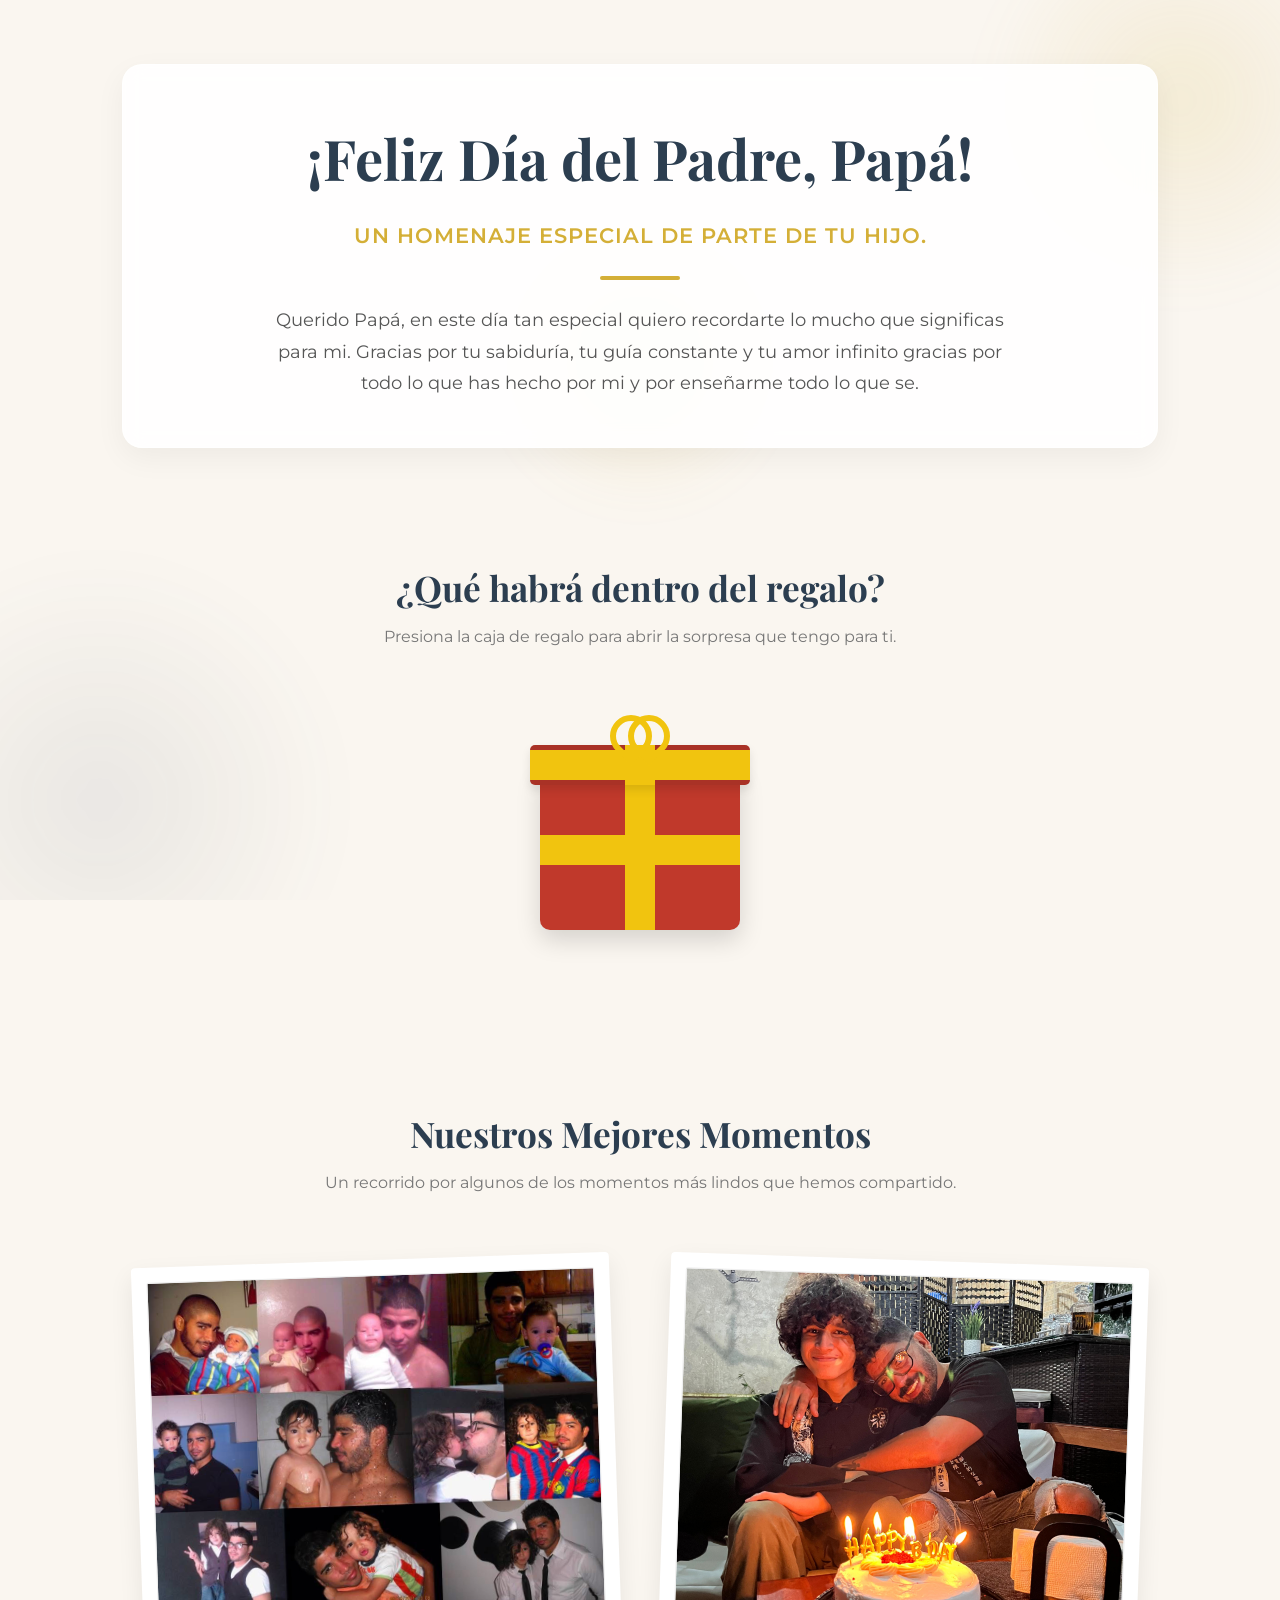
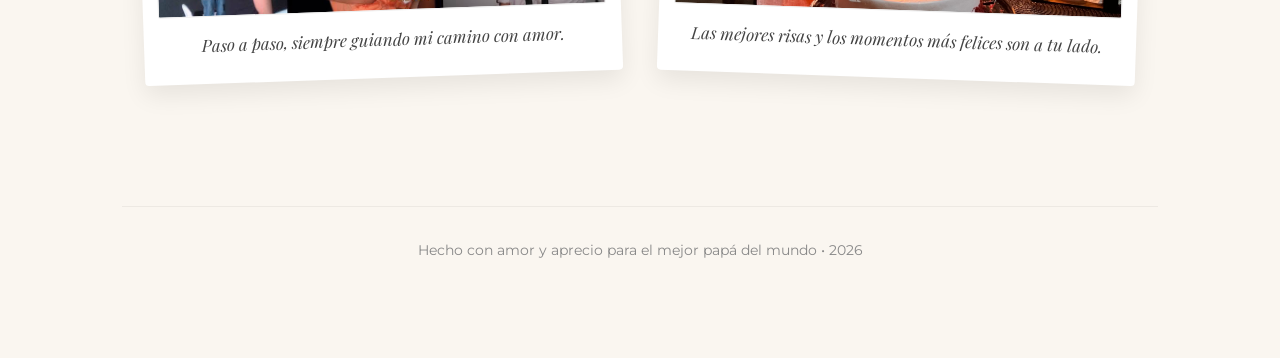
<file: index.html>
<!DOCTYPE html>
<html lang="es">

<head>
    <meta charset="UTF-8">
    <meta name="viewport" content="width=device-width, initial-scale=1.0">
    <title>¡Feliz Día del Padre, Papá!</title>
    <!-- Google Fonts -->
    <link rel="preconnect" href="https://fonts.googleapis.com">
    <link rel="preconnect" href="https://fonts.gstatic.com" crossorigin>
    <link
        href="https://fonts.googleapis.com/css2?family=Montserrat:wght@300;400;600;700&family=Playfair+Display:ital,wght@0,400;0,700;1,400&display=swap"
        rel="stylesheet">

    <!-- CSS Link -->
    <link rel="stylesheet" href="static/style.css">

    <!-- Dynamic Config CSS Variables -->
    <style>
        :root {
            --bg-color: #FAF6F0;
            --primary-color: #D4AF37;
            --secondary-color: #2C3E50;
            --text-color: #333333;
            --card-bg: rgba(255, 255, 255, 0.9);
            --font-title: 'Playfair Display', serif;
            --font-body: 'Montserrat', sans-serif;
            
            /* Gift Customization */
            --box-color: #C0392B;
            --lid-color: #A93226;
            --ribbon-color: #F1C40F;
        }
    </style>
</head>

<body>
    <div class="decorations">
        <div class="bubble bubble-1"></div>
        <div class="bubble bubble-2"></div>
        <div class="bubble bubble-3"></div>
    </div>

    <main class="main-container">
        <!-- Header Homenaje -->
        <header class="header-section">
            <h1 class="main-title">¡Feliz Día del Padre, Papá!</h1>
            <p class="subtitle">Un homenaje especial de parte de tu hijo.</p>
            <div class="divider"></div>
            <p class="intro-text">Querido Papá, en este día tan especial quiero recordarte lo mucho que significas para mi. Gracias por tu sabiduría, tu guía constante y tu amor infinito gracias por todo lo que has hecho por mi y por enseñarme todo lo que se.</p>
        </header>

        <!-- Regalo Interactivo -->
        <section class="gift-section">
            <h2 class="section-title">¿Qué habrá dentro del regalo?</h2>
            <p class="section-desc">Presiona la caja de regalo para abrir la sorpresa que tengo para ti.</p>

            <div class="gift-container" id="giftBoxContainer">
                <div class="gift-box" id="giftBox">
                    <div class="gift-lid">
                        <div class="ribbon-vertical-lid"></div>
                        <div class="ribbon-horizontal-lid"></div>
                        <div class="lid-top"></div>
                    </div>
                    <div class="gift-body">
                        <div class="ribbon-vertical"></div>
                        <div class="ribbon-horizontal"></div>
                    </div>
                </div>
            </div>

            <!-- Mensaje sorpresa (Oculto al inicio) -->
            <div class="surprise-card" id="surpriseCard">
                <div class="surprise-inner">
                    <h3>De: Ethan</h3>
                    <p class="surprise-message">¡Eres el mejor Papá del mundo entero!  Gracias por cada consejo, por tu paciencia infinita y por enseñarme todo lo que se. Que este día esté lleno de la misma felicidad que me das todos los días. ¡Te amo!</p>
                    <span class="heart-icon">❤️</span>
                </div>
            </div>
        </section>

        <!-- Galería de Recuerdos -->
        
        <section class="gallery-section">
            <h2 class="section-title">Nuestros Mejores Momentos</h2>
            <p class="section-desc">Un recorrido por algunos de los momentos más lindos que hemos compartido.</p>

            <div class="gallery-grid">
                
                <div class="polaroid-card">
                    <div class="polaroid-img-wrapper">
                        <img src="static/images/WhatsApp Image 2026-06-21 at 9.26.49 AM.jpeg" alt="Paso a paso, siempre guiando mi camino con amor." loading="lazy">
                    </div>
                    <div class="polaroid-caption">
                        <p>Paso a paso, siempre guiando mi camino con amor.</p>
                    </div>
                </div>
                
                <div class="polaroid-card">
                    <div class="polaroid-img-wrapper">
                        <img src="static/images/WhatsApp Image 2026-06-21 at 10.07.42 AM.jpeg" alt="Las mejores risas y los momentos más felices son a tu lado." loading="lazy">
                    </div>
                    <div class="polaroid-caption">
                        <p>Las mejores risas y los momentos más felices son a tu lado.</p>
                    </div>
                </div>
                
            </div>
        </section>
        

        <!-- Footer -->
        <footer class="footer-section">
            <p>Hecho con amor y aprecio para el mejor papá del mundo • 2026</p>
        </footer>
    </main>

    <!-- Canvas para Confeti -->
    <canvas id="confettiCanvas"></canvas>

    <!-- Scripts -->
    <script src="static/script.js"></script>
</body>

</html>
</file>
<file: static/style.css>
/* 
 * ESTILO PREMIUM - DÍA DEL PADRE
 * Diseñado con CSS Vanilla, animaciones fluidas, y diseño responsivo.
 * Altamente personalizable mediante las variables CSS inyectadas desde config.json.
 */

/* Reset general */
* {
    margin: 0;
    padding: 0;
    box-sizing: border-box;
}

body {
    background-color: var(--bg-color);
    color: var(--text-color);
    font-family: var(--font-body);
    line-height: 1.6;
    overflow-x: hidden;
    position: relative;
    min-height: 100vh;
}

/* Burbujas y elementos decorativos de fondo */
.decorations {
    position: fixed;
    top: 0;
    left: 0;
    width: 100%;
    height: 100%;
    z-index: -1;
    pointer-events: none;
    overflow: hidden;
}

.bubble {
    position: absolute;
    border-radius: 50%;
    background: radial-gradient(circle, rgba(212, 175, 55, 0.15) 0%, rgba(255,255,255,0) 70%);
    filter: blur(20px);
    animation: float 25s infinite ease-in-out;
}

.bubble-1 {
    width: 400px;
    height: 400px;
    top: -100px;
    right: -100px;
    animation-delay: 0s;
}

.bubble-2 {
    width: 500px;
    height: 500px;
    bottom: -150px;
    left: -150px;
    background: radial-gradient(circle, rgba(44, 62, 80, 0.08) 0%, rgba(255,255,255,0) 70%);
    animation-delay: -5s;
}

.bubble-3 {
    width: 300px;
    height: 300px;
    top: 40%;
    left: 50%;
    transform: translate(-50%, -50%);
    animation-delay: -10s;
}

@keyframes float {
    0%, 100% {
        transform: translateY(0) scale(1);
    }
    50% {
        transform: translateY(-40px) scale(1.1);
    }
}

/* Contenedor Principal */
.main-container {
    max-width: 1100px;
    margin: 0 auto;
    padding: 4rem 2rem;
    display: flex;
    flex-direction: column;
    gap: 5rem;
}

/* Encabezado */
.header-section {
    text-align: center;
    padding: 3rem 2rem;
    background: var(--card-bg);
    backdrop-filter: blur(10px);
    border: 1px solid rgba(255, 255, 255, 0.6);
    border-radius: 20px;
    box-shadow: 0 10px 30px rgba(0, 0, 0, 0.05);
    animation: fadeInDown 1.2s ease-out;
}

.main-title {
    font-family: var(--font-title);
    font-size: 3.5rem;
    color: var(--secondary-color);
    margin-bottom: 1rem;
    font-weight: 700;
}

.subtitle {
    font-size: 1.3rem;
    color: var(--primary-color);
    font-weight: 600;
    letter-spacing: 1px;
    text-transform: uppercase;
}

.divider {
    width: 80px;
    height: 4px;
    background-color: var(--primary-color);
    margin: 1.5rem auto;
    border-radius: 2px;
}

.intro-text {
    font-size: 1.1rem;
    max-width: 750px;
    margin: 0 auto;
    color: #555;
    line-height: 1.8;
}

/* Secciones Comunes */
.section-title {
    font-family: var(--font-title);
    font-size: 2.2rem;
    color: var(--secondary-color);
    text-align: center;
    margin-bottom: 0.5rem;
}

.section-desc {
    text-align: center;
    color: #777;
    margin-bottom: 3rem;
    font-size: 1rem;
}

/* Regalo Interactivo */
.gift-section {
    display: flex;
    flex-direction: column;
    align-items: center;
    padding: 2rem 0;
}

.gift-container {
    perspective: 1000px;
    width: 200px;
    height: 200px;
    margin: 2rem auto;
    cursor: pointer;
}

.gift-box {
    position: relative;
    width: 100%;
    height: 100%;
    transform-style: preserve-3d;
    transition: transform 0.5s ease;
    animation: wobble 3s infinite ease-in-out;
}

.gift-box:hover {
    transform: scale(1.05);
    animation: shake 0.5s infinite linear;
}

/* Cuerpo de la Caja */
.gift-body {
    position: absolute;
    bottom: 0;
    width: 100%;
    height: 160px;
    background-color: var(--box-color);
    border-radius: 0 0 10px 10px;
    box-shadow: 0 10px 25px rgba(0, 0, 0, 0.15);
    overflow: hidden;
}

/* Tapa de la Caja */
.gift-lid {
    position: absolute;
    top: 15px;
    left: -10px;
    width: 220px;
    height: 40px;
    background-color: var(--lid-color);
    border-radius: 5px;
    z-index: 10;
    box-shadow: 0 5px 10px rgba(0, 0, 0, 0.1);
    transition: transform 0.8s cubic-bezier(0.175, 0.885, 0.32, 1.275), opacity 0.5s;
    transform-origin: bottom right;
}

/* Cintas (Ribbon) */
.ribbon-vertical, .ribbon-vertical-lid {
    position: absolute;
    left: 50%;
    transform: translateX(-50%);
    width: 30px;
    height: 100%;
    background-color: var(--ribbon-color);
}

.ribbon-horizontal, .ribbon-horizontal-lid {
    position: absolute;
    top: 50%;
    transform: translateY(-50%);
    width: 100%;
    height: 30px;
    background-color: var(--ribbon-color);
}

/* Moño en la parte superior */
.lid-top {
    position: absolute;
    top: -25px;
    left: 50%;
    transform: translateX(-50%);
    width: 50px;
    height: 25px;
    z-index: 12;
}

.lid-top::before, .lid-top::after {
    content: '';
    position: absolute;
    width: 30px;
    height: 30px;
    border: 6px solid var(--ribbon-color);
    border-radius: 50% 50% 0 50%;
    top: -5px;
}

.lid-top::before {
    left: -5px;
    transform: rotate(45deg);
}

.lid-top::after {
    right: -5px;
    border-radius: 50% 50% 50% 0;
    transform: rotate(-45deg);
}

/* Animaciones del Regalo Abriéndose */
.gift-box.opened {
    animation: none;
}

.gift-box.opened .gift-lid {
    transform: translate(80px, -150px) rotate(45deg) scale(0.9);
    opacity: 0;
    pointer-events: none;
}

.gift-box.opened .gift-body {
    transform: scale(0);
    opacity: 0;
    transition: transform 0.6s ease, opacity 0.6s;
    pointer-events: none;
}

/* Carta Sorpresa */
.surprise-card {
    max-width: 600px;
    width: 100%;
    background: var(--card-bg);
    border: 2px solid var(--primary-color);
    border-radius: 20px;
    box-shadow: 0 15px 40px rgba(212, 175, 55, 0.15);
    padding: 3rem 2rem;
    text-align: center;
    opacity: 0;
    transform: scale(0.7);
    display: none;
    transition: opacity 0.8s cubic-bezier(0.175, 0.885, 0.32, 1.275), transform 0.8s cubic-bezier(0.175, 0.885, 0.32, 1.275);
}

.surprise-card.show {
    display: block;
    animation: popIn 0.8s forwards cubic-bezier(0.175, 0.885, 0.32, 1.275);
}

.surprise-inner h3 {
    font-family: var(--font-title);
    color: var(--primary-color);
    font-size: 1.8rem;
    margin-bottom: 1.5rem;
}

.surprise-message {
    font-size: 1.25rem;
    color: var(--secondary-color);
    font-weight: 500;
    line-height: 1.8;
    margin-bottom: 2rem;
}

.heart-icon {
    font-size: 2.5rem;
    display: inline-block;
    animation: heartbeat 1.5s infinite ease-in-out;
}

/* Galería de Recuerdos */
.gallery-section {
    padding: 2rem 0;
}

.gallery-grid {
    display: grid;
    grid-template-columns: repeat(auto-fit, minmax(300px, 1fr));
    gap: 3rem;
    justify-content: center;
    padding: 1rem;
}

/* Polaroid Card */
.polaroid-card {
    background-color: #fff;
    padding: 15px 15px 25px 15px;
    box-shadow: 0 10px 25px rgba(0, 0, 0, 0.08);
    border-radius: 4px;
    transition: transform 0.4s ease, box-shadow 0.4s ease;
    cursor: pointer;
    overflow: hidden;
}

.polaroid-card:nth-child(even) {
    transform: rotate(2deg);
}

.polaroid-card:nth-child(odd) {
    transform: rotate(-2deg);
}

.polaroid-card:hover {
    transform: translateY(-10px) rotate(0deg) scale(1.03);
    box-shadow: 0 15px 35px rgba(0, 0, 0, 0.15);
    z-index: 10;
}

.polaroid-img-wrapper {
    width: 100%;
    aspect-ratio: 4/3;
    overflow: hidden;
    border: 1px solid #eee;
    background-color: #fafafa;
    border-radius: 2px;
}

.polaroid-img-wrapper img {
    width: 100%;
    height: 100%;
    object-fit: cover;
    transition: transform 0.6s ease;
}

.polaroid-card:hover .polaroid-img-wrapper img {
    transform: scale(1.08);
}

.polaroid-caption {
    text-align: center;
    margin-top: 15px;
    font-family: var(--font-title);
    font-size: 1.05rem;
    color: #444;
    font-style: italic;
}

/* Footer */
.footer-section {
    text-align: center;
    padding: 2rem;
    color: #888;
    font-size: 0.9rem;
    border-top: 1px solid rgba(0, 0, 0, 0.05);
}

/* Canvas para Confeti */
#confettiCanvas {
    position: fixed;
    top: 0;
    left: 0;
    width: 100%;
    height: 100%;
    pointer-events: none;
    z-index: 1000;
}

/* --- ANIMACIONES --- */
@keyframes fadeInDown {
    from {
        opacity: 0;
        transform: translateY(-30px);
    }
    to {
        opacity: 1;
        transform: translateY(0);
    }
}

@keyframes popIn {
    0% {
        opacity: 0;
        transform: scale(0.7);
        display: none;
    }
    1% {
        display: block;
    }
    100% {
        opacity: 1;
        transform: scale(1);
        display: block;
    }
}

@keyframes heartbeat {
    0%, 100% { transform: scale(1); }
    50% { transform: scale(1.15); }
}

@keyframes wobble {
    0%, 100% { transform: rotate(0deg); }
    80% { transform: rotate(0deg); }
    85% { transform: rotate(3deg); }
    90% { transform: rotate(-3deg); }
    95% { transform: rotate(2deg); }
}

@keyframes shake {
    0% { transform: translate(1px, 1px) rotate(0deg); }
    10% { transform: translate(-1px, -1px) rotate(-1deg); }
    20% { transform: translate(-2px, 0px) rotate(1deg); }
    30% { transform: translate(0px, 2px) rotate(0deg); }
    40% { transform: translate(1px, -1px) rotate(1deg); }
    55% { transform: translate(-1px, 1px) rotate(-1deg); }
    70% { transform: translate(-2px, -1px) rotate(0deg); }
    85% { transform: translate(2px, 1px) rotate(1deg); }
    100% { transform: translate(1px, -2px) rotate(-1deg); }
}

/* Responsividad */
@media (max-width: 768px) {
    .main-title {
        font-size: 2.5rem;
    }
    .subtitle {
        font-size: 1.1rem;
    }
    .main-container {
        padding: 2rem 1rem;
        gap: 3rem;
    }
    .gift-container {
        width: 160px;
        height: 160px;
    }
    .gift-body {
        height: 125px;
    }
    .gift-lid {
        width: 180px;
        height: 35px;
    }
}
</file>
